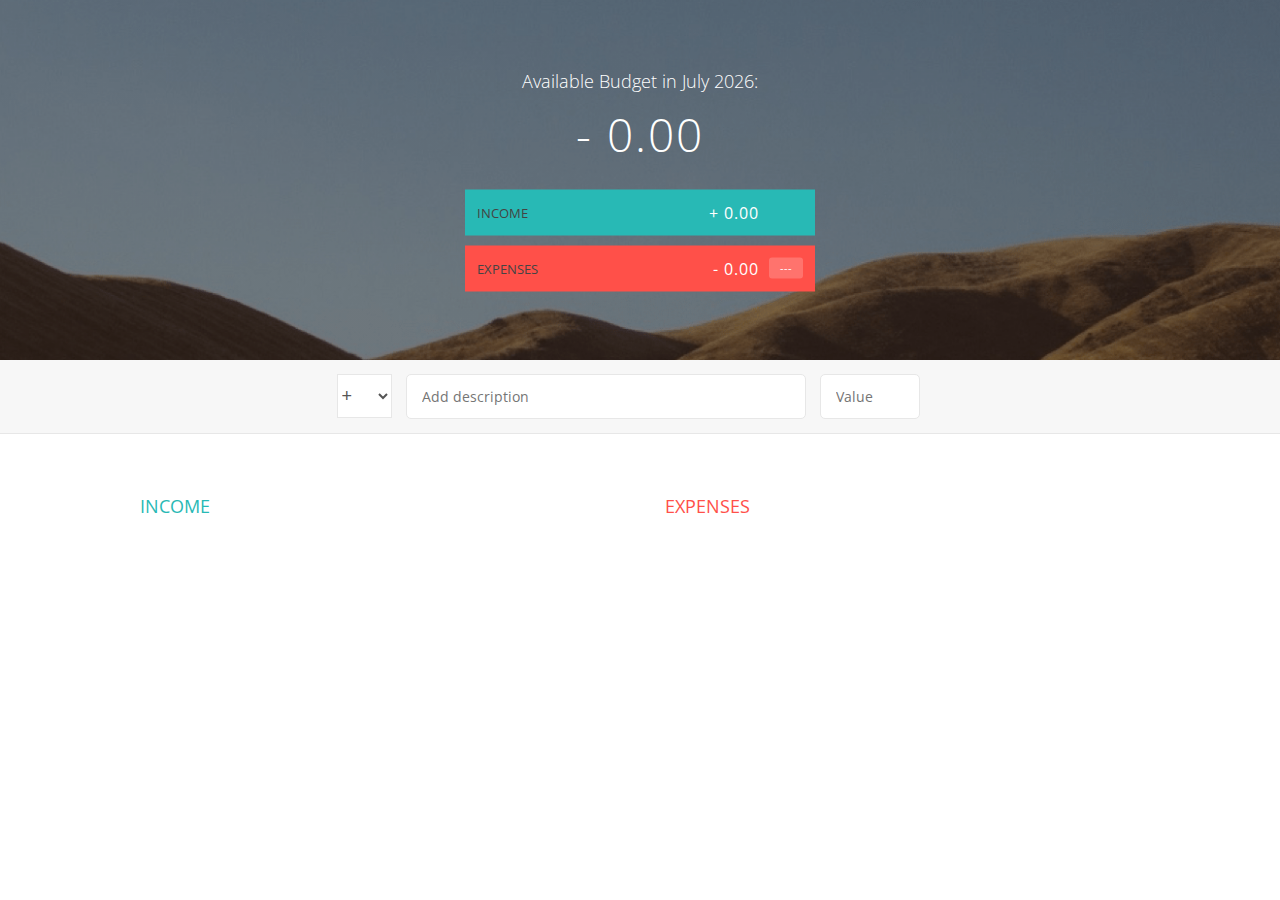
<file: Budget Manager/index.html>
<!DOCTYPE html>
<html lang="en">
    <head>
        <meta charset="UTF-8">
        <link href="https://fonts.googleapis.com/css?family=Open+Sans:100,300,400,600" rel="stylesheet" type="text/css">
        <link href="http://code.ionicframework.com/ionicons/2.0.1/css/ionicons.min.css" rel="stylesheet" type="text/css">
        <link type="text/css" rel="stylesheet" href="style.css">
        <title>Budget Manager</title>
    </head>
    <body>
        
        <div class="top">
            <div class="budget">
                <div class="budget__title">
                    Available Budget in <span class="budget__title--month">%Month%</span>:
                </div>
                
                <div class="budget__value">+ 0</div>
                
                <div class="budget__income clearfix">
                    <div class="budget__income--text">Income</div>
                    <div class="right">
                        <div class="budget__income--value">+ 0</div>
                        <div class="budget__income--percentage">&nbsp;</div>
                    </div>
                </div>
                
                <div class="budget__expenses clearfix">
                    <div class="budget__expenses--text">Expenses</div>
                    <div class="right clearfix">
                        <div class="budget__expenses--value">- 0</div>
                        <div class="budget__expenses--percentage">45%</div>
                    </div>
                </div>
            </div>
        </div>
        
        
        
        <div class="bottom">
            <div class="add">
                <div class="add__container">
                    <select class="add__type">
                        <option value="inc" selected>+</option>
                        <option value="exp">-</option>
                    </select>
                    <input type="text" class="add__description" placeholder="Add description">
                    <input type="number" class="add__value" placeholder="Value">
                    <button class="add__btn"><i class="ion-ios-checkmark-outline"></i></button>
                </div>
            </div>
            
            <div class="container clearfix">
                <div class="income">
                    <h2 class="icome__title">Income</h2>
                    
                    <div class="income__list">
                       
                        <!--
                        <div class="item clearfix" id="income-0">
                            <div class="item__description">Salary</div>
                            <div class="right clearfix">
                                <div class="item__value">+ 2,100.00</div>
                                <div class="item__delete">
                                    <button class="item__delete--btn"><i class="ion-ios-close-outline"></i></button>
                                </div>
                            </div>
                        </div>
                        
                        <div class="item clearfix" id="income-1">
                            <div class="item__description">Sold car</div>
                            <div class="right clearfix">
                                <div class="item__value">+ 1,500.00</div>
                                <div class="item__delete">
                                    <button class="item__delete--btn"><i class="ion-ios-close-outline"></i></button>
                                </div>
                            </div>
                        </div>
                        -->
                        
                    </div>
                </div>
                
                
                
                <div class="expenses">
                    <h2 class="expenses__title">Expenses</h2>
                    
                    <div class="expenses__list">
                       
                        <!--
                        <div class="item clearfix" id="expense-0">
                            <div class="item__description">Apartment rent</div>
                            <div class="right clearfix">
                                <div class="item__value">- 900.00</div>
                                <div class="item__percentage">21%</div>
                                <div class="item__delete">
                                    <button class="item__delete--btn"><i class="ion-ios-close-outline"></i></button>
                                </div>
                            </div>
                        </div>
                        <div class="item clearfix" id="expense-1">
                            <div class="item__description">Grocery shopping</div>
                            <div class="right clearfix">
                                <div class="item__value">- 435.28</div>
                                <div class="item__percentage">10%</div>
                                <div class="item__delete">
                                    <button class="item__delete--btn"><i class="ion-ios-close-outline"></i></button>
                                </div>
                            </div>
                        </div>
                        -->
                        
                    </div>
                </div>
            </div>
            
            
        </div>
        
        <script src="app.js"></script>
    </body>
</html>
</file>
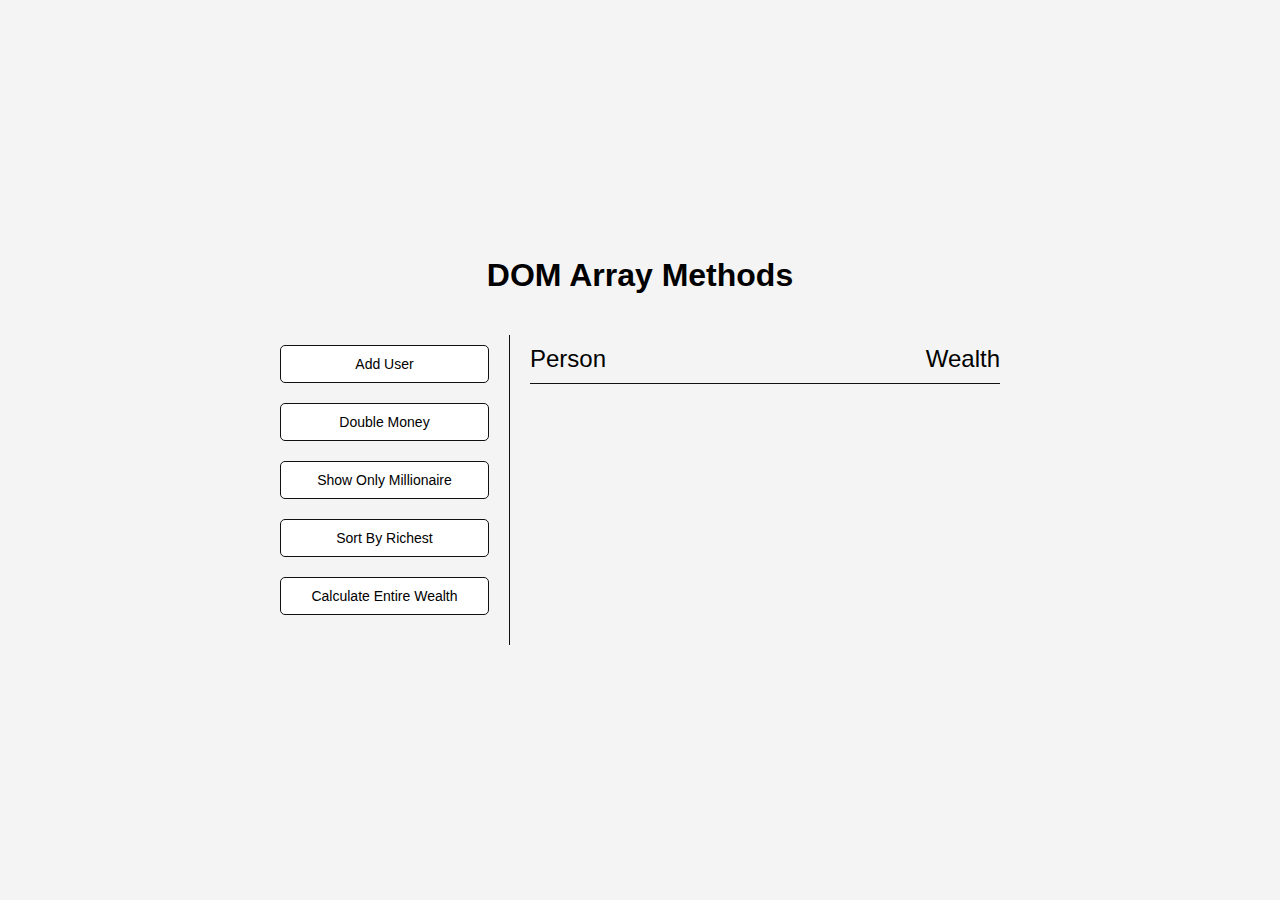
<file: DOM-Array-Methods/index.html>
<!DOCTYPE html>
<html lang="en">
<head>
    <meta charset="UTF-8">
    <meta name="viewport" content="width=device-width, initial-scale=1.0">
    <link rel="stylesheet" href="style.css">
    <title>DOM Array Methods</title>
</head>
<body>
    <h1>DOM Array Methods</h1>
    <div class="container">
        <aside>
            <button id="add-user">Add User</button>
            <button id="double">Double Money</button>
            <button id="show-millionaires">Show Only Millionaire</button>
            <button id="sort">Sort By Richest</button>
            <button id="calculate-wealth">Calculate Entire Wealth</button>
        </aside>
        <main id="main">
            <h2><strong>Person</strong> Wealth</h2>
        </main>
    </div>
</body>
<script src="script.js"></script>
</html>
</file>
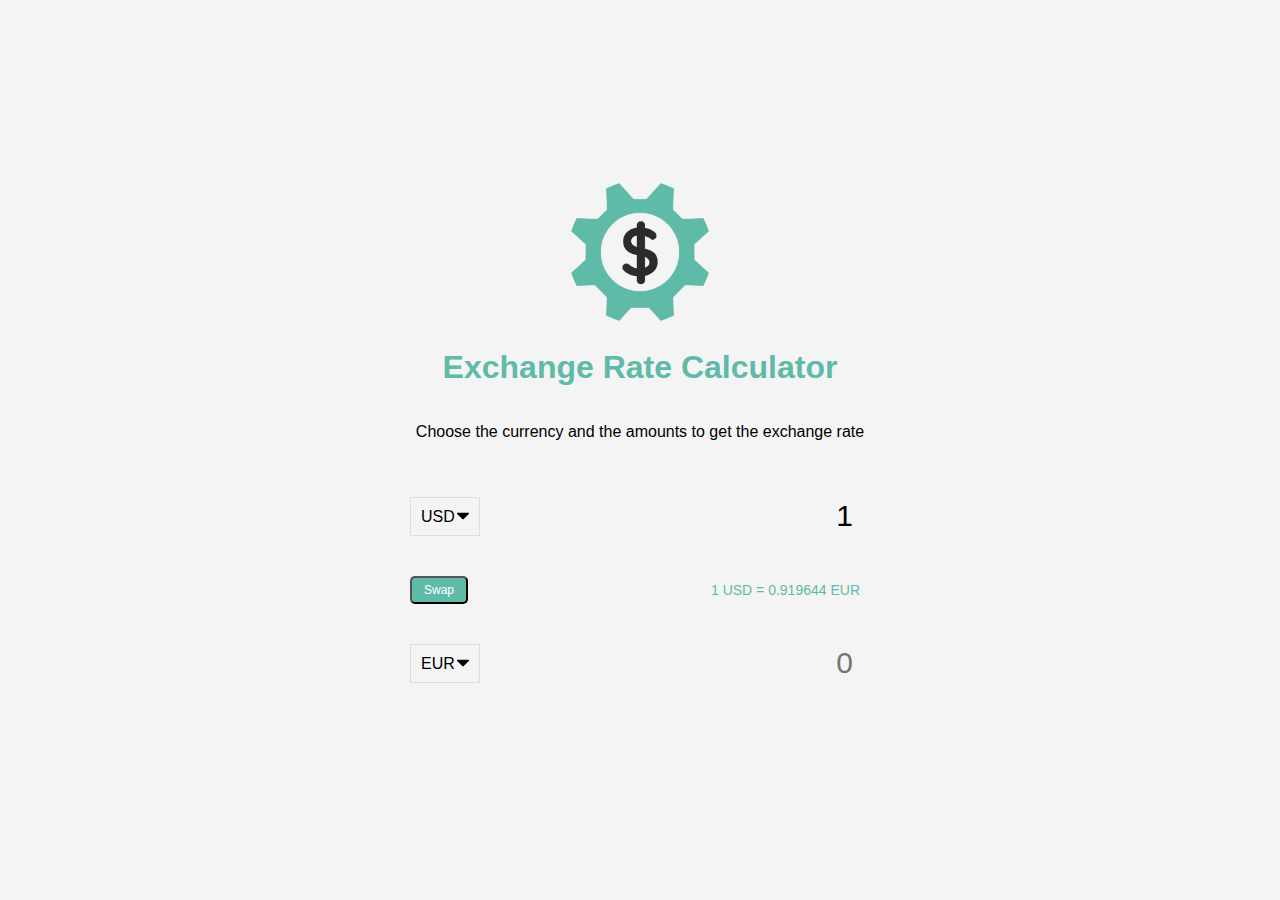
<file: Exchange rates/index.html>
<!DOCTYPE html>
<html lang="en">
<head>
    <meta charset="UTF-8">
    <meta name="viewport" content="width=device-width, initial-scale=1.0">
    <link rel="stylesheet" href="style.css">
    <title>Exchange Rates</title>
</head>
<body>
    <img src="img/money.png" alt="" class="money-img">
    <h1>Exchange Rate Calculator</h1>
    <p>Choose the currency and the amounts to get the exchange rate</p>

    <div class="container">
      <div class="currency">
        <select id="currency-one">
          <option value="AED">AED</option>
          <option value="ARS">ARS</option>
          <option value="AUD">AUD</option>
          <option value="BGN">BGN</option>
          <option value="BRL">BRL</option>
          <option value="BSD">BSD</option>
          <option value="CAD">CAD</option>
          <option value="CHF">CHF</option>
          <option value="CLP">CLP</option>
          <option value="CNY">CNY</option>
          <option value="COP">COP</option>
          <option value="CZK">CZK</option>
          <option value="DKK">DKK</option>
          <option value="DOP">DOP</option>
          <option value="EGP">EGP</option>
          <option value="EUR">EUR</option>
          <option value="FJD">FJD</option>
          <option value="GBP">GBP</option>
          <option value="GTQ">GTQ</option>
          <option value="HKD">HKD</option>
          <option value="HRK">HRK</option>
          <option value="HUF">HUF</option>
          <option value="IDR">IDR</option>
          <option value="ILS">ILS</option>
          <option value="INR">INR</option>
          <option value="ISK">ISK</option>
          <option value="JPY">JPY</option>
          <option value="KRW">KRW</option>
          <option value="KZT">KZT</option>
          <option value="MXN">MXN</option>
          <option value="MYR">MYR</option>
          <option value="NOK">NOK</option>
          <option value="NZD">NZD</option>
          <option value="PAB">PAB</option>
          <option value="PEN">PEN</option>
          <option value="PHP">PHP</option>
          <option value="PKR">PKR</option>
          <option value="PLN">PLN</option>
          <option value="PYG">PYG</option>
          <option value="RON">RON</option>
          <option value="RUB">RUB</option>
          <option value="SAR">SAR</option>
          <option value="SEK">SEK</option>
          <option value="SGD">SGD</option>
          <option value="THB">THB</option>
          <option value="TRY">TRY</option>
          <option value="TWD">TWD</option>
          <option value="UAH">UAH</option>
          <option value="USD" selected="">USD</option>
          <option value="UYU">UYU</option>
          <option value="VND">VND</option>
          <option value="ZAR">ZAR</option>
        </select>
        <input type="number" id="amount-one" placeholder="0" value="1">
      </div>

      <div class="swap-rate-container">
        <button class="btn" id="swap">
          Swap
        </button>
        <div class="rate" id="rate">1 USD = 0.919644 EUR</div>
      </div>

      <div class="currency">
        <select id="currency-two">
          <option value="AED">AED</option>
          <option value="ARS">ARS</option>
          <option value="AUD">AUD</option>
          <option value="BGN">BGN</option>
          <option value="BRL">BRL</option>
          <option value="BSD">BSD</option>
          <option value="CAD">CAD</option>
          <option value="CHF">CHF</option>
          <option value="CLP">CLP</option>
          <option value="CNY">CNY</option>
          <option value="COP">COP</option>
          <option value="CZK">CZK</option>
          <option value="DKK">DKK</option>
          <option value="DOP">DOP</option>
          <option value="EGP">EGP</option>
          <option value="EUR" selected="">EUR</option>
          <option value="FJD">FJD</option>
          <option value="GBP">GBP</option>
          <option value="GTQ">GTQ</option>
          <option value="HKD">HKD</option>
          <option value="HRK">HRK</option>
          <option value="HUF">HUF</option>
          <option value="IDR">IDR</option>
          <option value="ILS">ILS</option>
          <option value="INR">INR</option>
          <option value="ISK">ISK</option>
          <option value="JPY">JPY</option>
          <option value="KRW">KRW</option>
          <option value="KZT">KZT</option>
          <option value="MXN">MXN</option>
          <option value="MYR">MYR</option>
          <option value="NOK">NOK</option>
          <option value="NZD">NZD</option>
          <option value="PAB">PAB</option>
          <option value="PEN">PEN</option>
          <option value="PHP">PHP</option>
          <option value="PKR">PKR</option>
          <option value="PLN">PLN</option>
          <option value="PYG">PYG</option>
          <option value="RON">RON</option>
          <option value="RUB">RUB</option>
          <option value="SAR">SAR</option>
          <option value="SEK">SEK</option>
          <option value="SGD">SGD</option>
          <option value="THB">THB</option>
          <option value="TRY">TRY</option>
          <option value="TWD">TWD</option>
          <option value="UAH">UAH</option>
          <option value="USD">USD</option>
          <option value="UYU">UYU</option>
          <option value="VND">VND</option>
          <option value="ZAR">ZAR</option>
        </select>
        <input type="number" id="amount-two" placeholder="0">
      </div>
    </div>
</body>
<script src="script.js"></script>
</html>
</file>
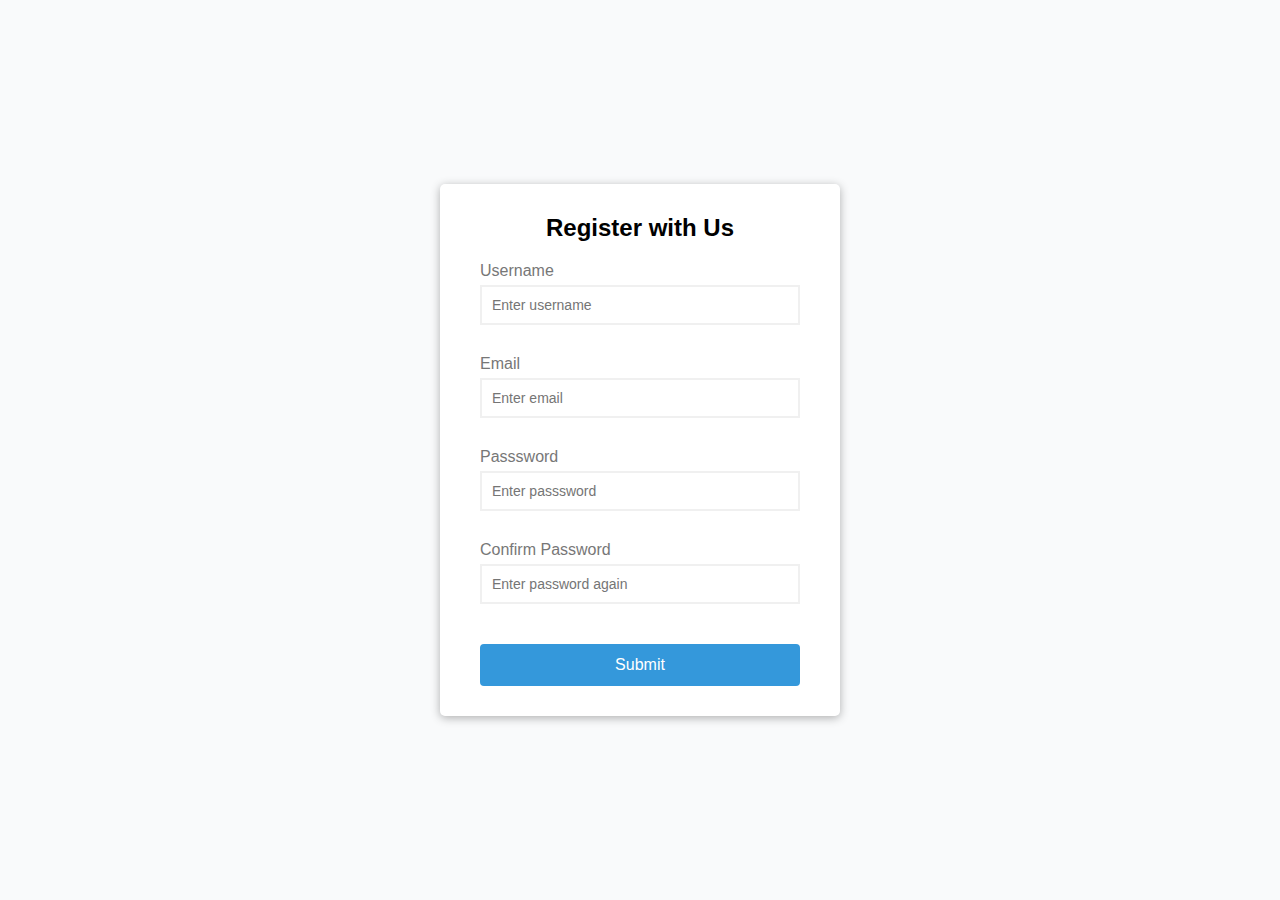
<file: Form-validator/index.html>
<!DOCTYPE html>
<html lang="en">
<head>
    <meta charset="UTF-8">
    <meta name="viewport" content="width=device-width, initial-scale=1.0">
    <link rel="stylesheet" href="style.css">
    <title>Form validator</title>
</head>
<body>
    <div class="container">
        <form action="" class="form" id="form">
            <h2>Register with Us</h2>
            <div class="form-control">
                <label for="username">Username</label>
                <input type="text" id="username" placeholder="Enter username">
                <small>Error messages</small>
            </div>
            <div class="form-control">
                <label for="email">Email</label>
                <input type="text" id="email" placeholder="Enter email">
                <small>Error messages</small>
            </div>
            <div class="form-control">
                <label for="passsword">Passsword</label>
                <input type="password" id="password" placeholder="Enter passsword">
                <small>Error messages</small>
            </div>
            <div class="form-control">
                <label for="password2">Confirm Password</label>
                <input type="password" id="password2" placeholder="Enter password again">
                <small>Error messages</small>
            </div>
            <button type="submit">Submit</button>
        </form>
    </div>


</body>
<script src="script.js"></script>
</html>
</file>
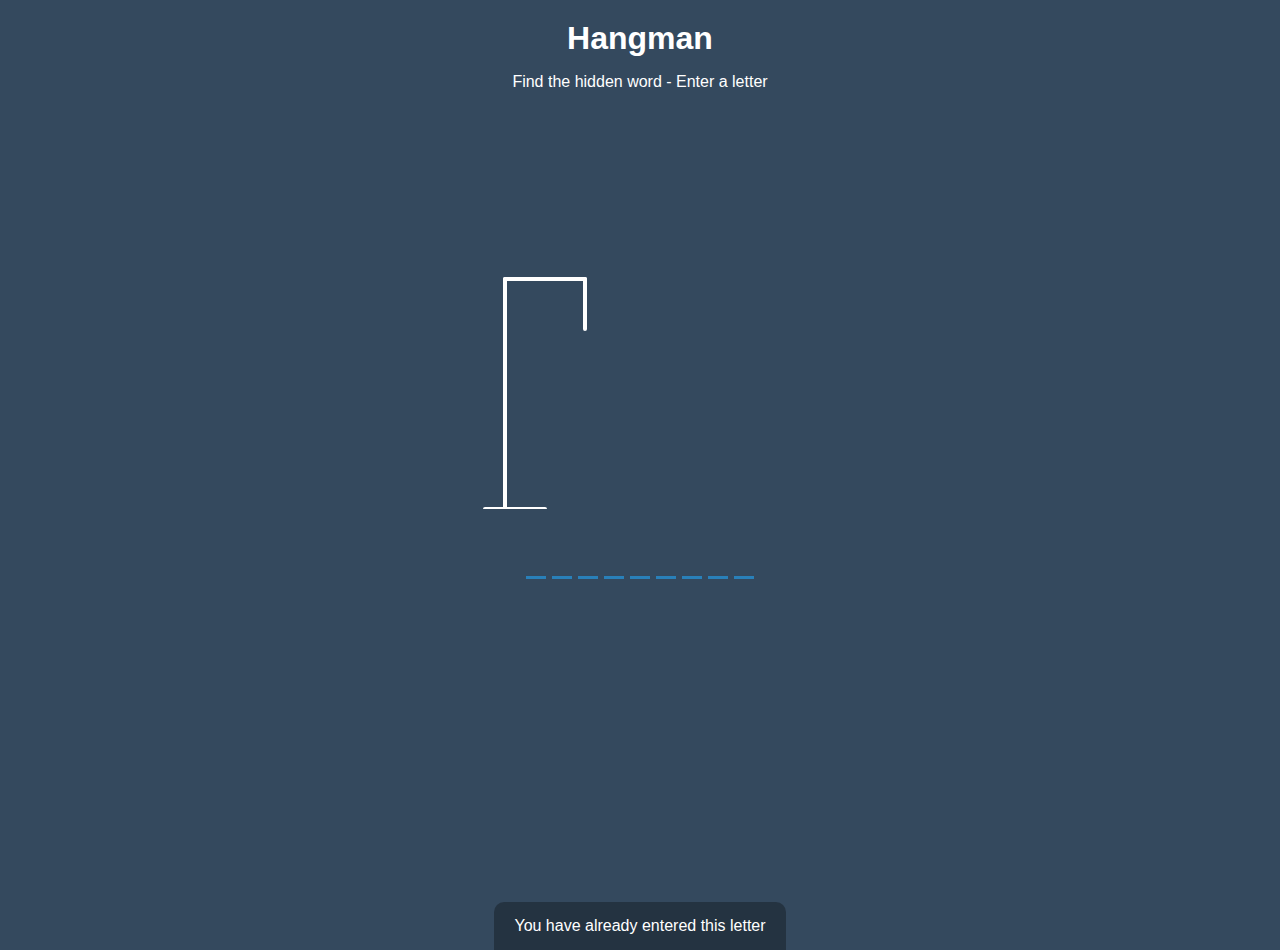
<file: Hangman/index.html>
<!DOCTYPE html>
<html lang="en">
<head>
    <meta charset="UTF-8">
    <meta name="viewport" content="width=device-width, initial-scale=1.0">
    <link rel="stylesheet" href="style.css">
    <title>Hangman</title>
</head>
<body>
    <h1>Hangman</h1>
    <p>Find the hidden word - Enter a letter</p>
    <div class="game-container">
        <svg height = "250" width="200" class="figure-container">
        
            <!-- Constant Rod  -->
            <!-- roof rod -->
            <line x1="60" y1="20" x2="140" y2=20 />

            <!-- Hangign rod -->
            <line x1="140" y1="20" x2="140" y2="70" />

            <!-- Big Pole -->
            <line x1="60" y1="20" x2="60" y2="250" />

            <!-- Base Line -->
            <line x1="40" y1="250" x2="100" y2="250" />

            
            <!-- The hangman  -->
            <!-- Head -->
            <circle cx="140" cy="90" r="20" class="figure-part"/>

            <!-- Body -->
            <line x1="140" y1="110" x2="140" y2="180" class="figure-part" />
            
            <!-- Left arm -->
            <line x1="140" y1="120" x2="120" y2="160" class="figure-part" />

            <!-- Right arm -->
            <line x1="140" y1="120" x2="160" y2="160" class="figure-part" />

            <!-- Left leg -->
            <line x1="140" y1="180" x2="130" y2="210" class="figure-part"/>

            <!-- Right leg -->
            <line x1="140" y1="180" x2="150" y2="210" class="figure-part" />

        </svg>
        
        <div class="wrong-letters-container">
            <div id="wrong-letters"></div>
        </div>
        <div class="word" id="word"></div>

    </div>

    <!-- Container for final messages -->
    <div class="popup-container" id="popup-container">
        <div class="popup">
            <h2 id="final-message"></h2>
            <button id="play-button">Play Again</button>
        </div>
    </div>

    <!-- Notification -->
    <div class="notification-container" id="notification-container">
        <p>You have already entered this letter</p>
    </div>
</body>
<script src="script.js"></script>
</html>
</file>
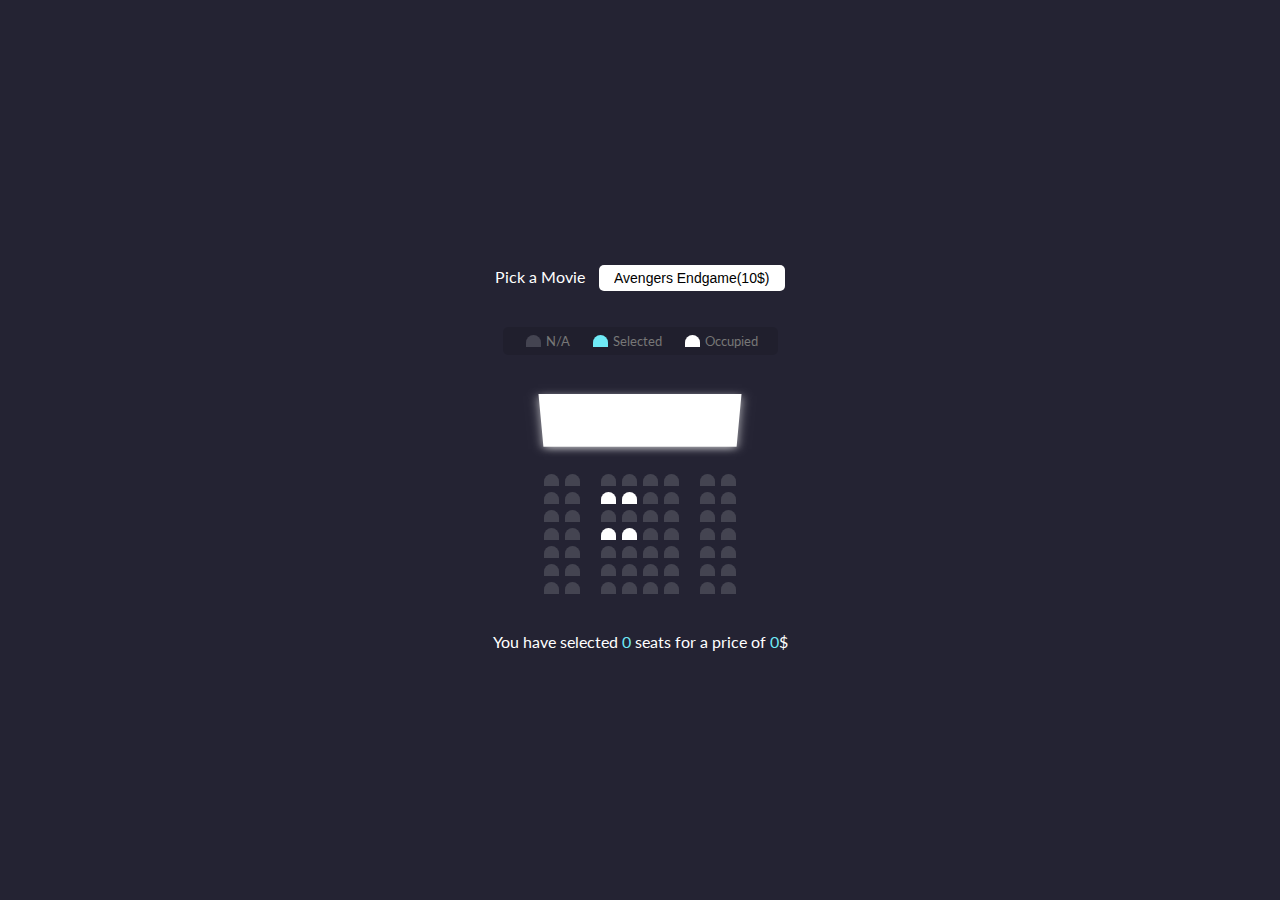
<file: Movie-Seat-Booking/index.html>
<!DOCTYPE html>
<html lang="en">
<head>
    <meta charset="UTF-8">
    <meta name="viewport" content="width=device-width, initial-scale=1.0">
    <link rel="stylesheet" href="style.css">
    <title>Movie-Seat-Booking</title>
</head>
<body>
    
    <div class="movie-container">
        <label>Pick a Movie</label>
        <select name="" id="movie">
            <option value="10">Avengers Endgame(10$)</option>
            <option value="12">Joker (12$)</option>
            <option value="8">Toy Stroy 4 (8$)</option>
            <option value="9">The Lion King (9$)</option>
        </select>
    </div>

    <ul class="showcase">
        <li>
            <div class="seat"></div>
            <small>N/A</small>
        </li>
        <li>
            <div class="seat selected"></div>
            <small>Selected</small>
        </li>
        <li>
            <div class="seat occupied"></div>
            <small>Occupied</small>
        </li>
    </ul>

    <div class="container">
        <div class="screen"></div>

        <div class="row">
            <div class="seat"></div>
            <div class="seat"></div>
            <div class="seat"></div>
            <div class="seat"></div>
            <div class="seat"></div>
            <div class="seat"></div>
            <div class="seat"></div>
            <div class="seat"></div>
        </div>
        <div class="row">
            <div class="seat"></div>
            <div class="seat"></div>
            <div class="seat occupied"></div>
            <div class="seat occupied"></div>
            <div class="seat"></div>
            <div class="seat"></div>
            <div class="seat"></div>
            <div class="seat"></div>
        </div>
        <div class="row">
            <div class="seat"></div>
            <div class="seat"></div>
            <div class="seat"></div>
            <div class="seat"></div>
            <div class="seat"></div>
            <div class="seat"></div>
            <div class="seat"></div>
            <div class="seat"></div>
        </div>
        <div class="row">
            <div class="seat"></div>
            <div class="seat"></div>
            <div class="seat occupied"></div>
            <div class="seat occupied"></div>
            <div class="seat"></div>
            <div class="seat"></div>
            <div class="seat"></div>
            <div class="seat"></div>
        </div>
        <div class="row">
            <div class="seat"></div>
            <div class="seat"></div>
            <div class="seat"></div>
            <div class="seat"></div>
            <div class="seat"></div>
            <div class="seat"></div>
            <div class="seat"></div>
            <div class="seat"></div>
        </div>
        <div class="row">
            <div class="seat"></div>
            <div class="seat"></div>
            <div class="seat"></div>
            <div class="seat"></div>
            <div class="seat"></div>
            <div class="seat"></div>
            <div class="seat"></div>
            <div class="seat"></div>
        </div>
        <div class="row">
            <div class="seat"></div>
            <div class="seat"></div>
            <div class="seat"></div>
            <div class="seat"></div>
            <div class="seat"></div>
            <div class="seat"></div>
            <div class="seat"></div>
            <div class="seat"></div>
        </div>
    </div>

    <p class="text">You have selected <span id="count">0</span> seats for a price of <span id="total">0</span>$</p>

</body>
<script src="script.js"></script>
</html>
</file>
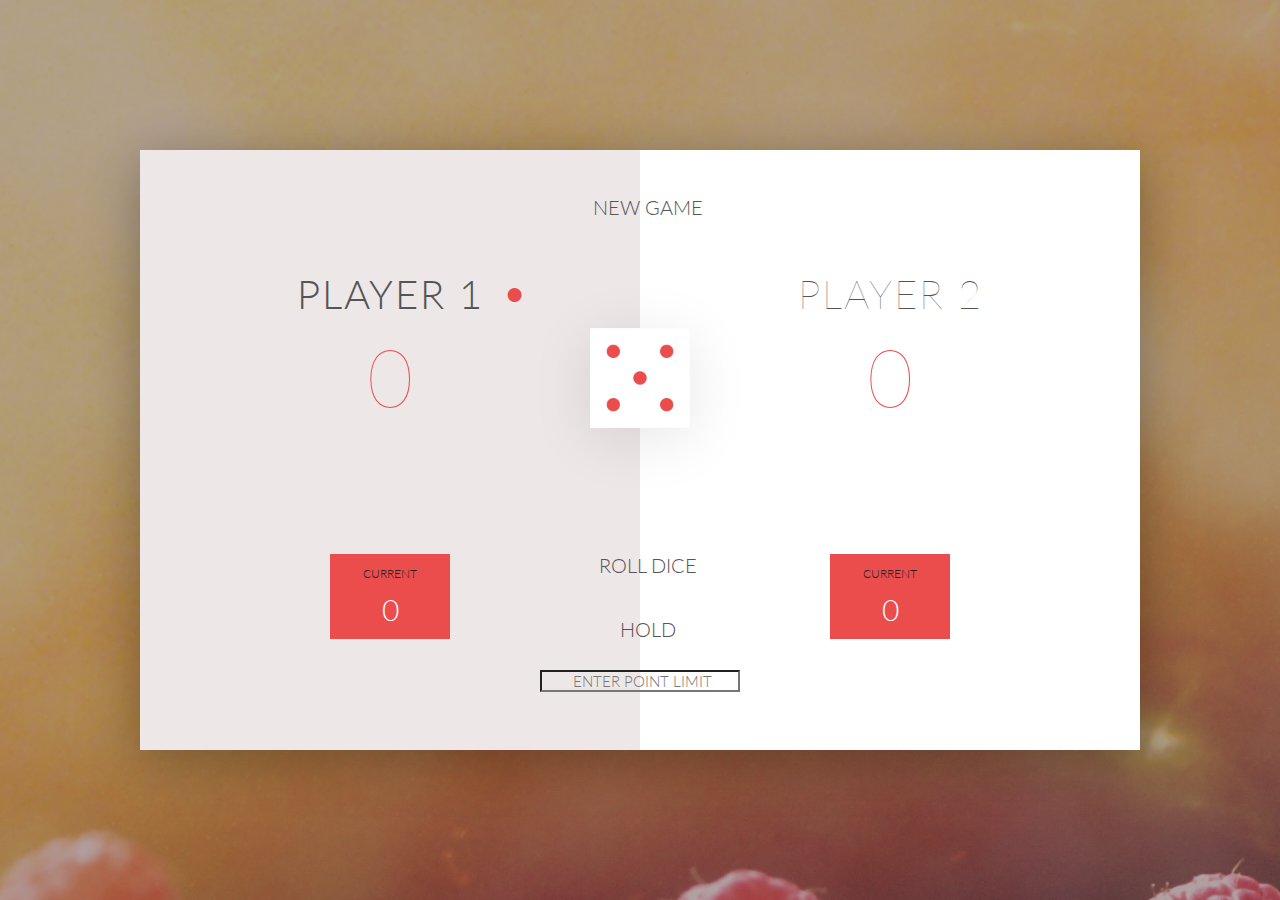
<file: Pig-game/index.html>
<!DOCTYPE html>
<html lang="en">
    <head>
        <meta charset="UTF-8">
        <link href="https://fonts.googleapis.com/css?family=Lato:100,300,600" rel="stylesheet" type="text/css">
        <link href="http://code.ionicframework.com/ionicons/2.0.1/css/ionicons.min.css" rel="stylesheet" type="text/css">
        <link type="text/css" rel="stylesheet" href="style.css">
        
        <title>Pig Game</title>
    </head>

    <body>
        <div class="wrapper clearfix">
            <div class="player-0-panel active">
                <div class="player-name" id="name-0">Player 1</div>
                <div class="player-score" id="score-0">0</div>
                <div class="player-current-box">
                    <div class="player-current-label">Current</div>
                    <div class="player-current-score" id="current-0">0</div>
                </div>
            </div>
            
            <div class="player-1-panel">
                <div class="player-name" id="name-1">Player 2</div>
                <div class="player-score" id="score-1">0</div>
                <div class="player-current-box">
                    <div class="player-current-label">Current</div>
                    <div class="player-current-score" id="current-1">0</div>
                </div>
            </div>
            
            <button class="btn-new"><i class="ion-ios-plus-outline"></i>New game</button>
            <button class="btn-roll"><i class="ion-ios-loop"></i>Roll dice</button>
            <button class="btn-hold"><i class="ion-ios-download-outline"></i>Hold</button>
            
            <img src="dice-5.png" alt="Dice" class="dice">
            <input type="text" placeholder=" Enter Point Limit" class="point-limit">
        </div>
        <!-- <script src="app.js"></script> -->
        <script src="app.js"></script>
    </body>
</html>
</file>
<file: Budget Manager/style.css>
/**********************************************
*** GENERAL
**********************************************/

* {
    margin: 0;
    padding: 0;
    box-sizing: border-box;
}

.clearfix::after {
    content: "";
    display: table;
    clear: both;
}

body {
    color: #555;
    font-family: Open Sans;
    font-size: 16px;
    position: relative;
    height: 100vh;
    font-weight: 400;
}

.right { float: right; }
.red { color: #FF5049 !important; }
.red-focus:focus { border: 1px solid #FF5049 !important; }

/**********************************************
*** TOP PART
**********************************************/

.top {
    height: 40vh;
    background-image: linear-gradient(rgba(0, 0, 0, 0.35), rgba(0, 0, 0, 0.35)), url(back.png);
    background-size: cover;
    background-position: center;
    position: relative;
}

.budget {
    position: absolute;
    width: 350px;
    top: 50%;
    left: 50%;
    transform: translate(-50%, -50%);
    color: #fff;
}

.budget__title {
    font-size: 18px;
    text-align: center;
    margin-bottom: 10px;
    font-weight: 300;
}

.budget__value {
    font-weight: 300;
    font-size: 46px;
    text-align: center;
    margin-bottom: 25px;
    letter-spacing: 2px;
}

.budget__income,
.budget__expenses {
    padding: 12px;
    text-transform: uppercase;
}

.budget__income {
    margin-bottom: 10px;
    background-color: #28B9B5;
}

.budget__expenses {
    background-color: #FF5049;
}

.budget__income--text,
.budget__expenses--text {
    float: left;
    font-size: 13px;
    color: #444;
    margin-top: 2px;
}

.budget__income--value,
.budget__expenses--value {
    letter-spacing: 1px;
    float: left;
}

.budget__income--percentage,
.budget__expenses--percentage {
    float: left;
    width: 34px;
    font-size: 11px;
    padding: 3px 0;
    margin-left: 10px;
}

.budget__expenses--percentage {
    background-color: rgba(255, 255, 255, 0.2);
    text-align: center;
    border-radius: 3px;
}


/**********************************************
*** BOTTOM PART
**********************************************/

/***** FORM *****/
.add {
    padding: 14px;
    border-bottom: 1px solid #e7e7e7;
    background-color: #f7f7f7;
}

.add__container {
    margin: 0 auto;
    text-align: center;
}

.add__type {
    width: 55px;
    border: 1px solid #e7e7e7;
    height: 44px;
    font-size: 18px;
    color: inherit;
    background-color: #fff;
    margin-right: 10px;
    font-weight: 300;
    transition: border 0.3s;
}

.add__description,
.add__value {
    border: 1px solid #e7e7e7;
    background-color: #fff;
    color: inherit;
    font-family: inherit;
    font-size: 14px;
    padding: 12px 15px;
    margin-right: 10px;
    border-radius: 5px;
    transition: border 0.3s;
}

.add__description { width: 400px;}
.add__value { width: 100px;}

.add__btn {
    font-size: 35px;
    background: none;
    border: none;
    color: #28B9B5;
    cursor: pointer;
    display: inline-block;
    vertical-align: middle;
    line-height: 1.1;
    margin-left: 10px;
}

.add__btn:active { transform: translateY(2px); }

.add__type:focus,
.add__description:focus,
.add__value:focus {
    outline: none;
    border: 1px solid #28B9B5;
}

.add__btn:focus { outline: none; }

/***** LISTS *****/
.container {
    width: 1000px;
    margin: 60px auto;
}

.income {
    float: left;
    width: 475px;
    margin-right: 50px;
}

.expenses {
    float: left;
    width: 475px;
}

h2 {
    text-transform: uppercase;
    font-size: 18px;
    font-weight: 400;
    margin-bottom: 15px;
}

.icome__title { color: #28B9B5; }
.expenses__title { color: #FF5049; }

.item {
    padding: 13px;
    border-bottom: 1px solid #e7e7e7;
}

.item:first-child { border-top: 1px solid #e7e7e7; }
.item:nth-child(even) { background-color: #f7f7f7; }

.item__description {
    float: left;
}

.item__value {
    float: left;
    transition: transform 0.3s;
}

.item__percentage {
    float: left;
    margin-left: 20px;
    transition: transform 0.3s;
    font-size: 11px;
    background-color: #FFDAD9;
    padding: 3px;
    border-radius: 3px;
    width: 32px;
    text-align: center;
}

.income .item__value,
.income .item__delete--btn {
    color: #28B9B5;
}

.expenses .item__value,
.expenses .item__percentage,
.expenses .item__delete--btn {
    color: #FF5049;
}


.item__delete {
    float: left;
}

.item__delete--btn {
    font-size: 22px;
    background: none;
    border: none;
    cursor: pointer;
    display: inline-block;
    vertical-align: middle;
    line-height: 1;
    display: none;
}

.item__delete--btn:focus { outline: none; }
.item__delete--btn:active { transform: translateY(2px); }

.item:hover .item__delete--btn { display: block; }
.item:hover .item__value { transform: translateX(-20px); }
.item:hover .item__percentage { transform: translateX(-20px); }


.unpaid {
    background-color: #FFDAD9 !important;
    cursor: pointer;
    color: #FF5049;

}

.unpaid .item__percentage { box-shadow: 0 2px 6px 0 rgba(0, 0, 0, 0.1); }
.unpaid:hover .item__description { font-weight: 900; }
</file>
<file: DOM-Array-Methods/style.css>
*{
    box-sizing: border-box;
}

body{
    font-family: sans-serif;
    background-color: #f4f4f4;
    margin: 0;
    display: flex;
    flex-direction: column;
    justify-content: center;
    align-items: center;
    min-height: 100vh;
}

.container{
    display: flex;
    padding: 20px;
    margin: 0 auto;
    max-width: 100%;
    width: 800px;
}

aside{
    padding: 10px 20px;
    width: 250px;
    border-right: 1px solid #111;
}

button{
    background-color: white;
    border: 1px solid #111;
    border-radius: 5px;
    cursor: pointer;
    display: block;
    width: 100%;
    padding: 10px;
    margin-bottom: 20px;
    font-size: 14px;
}

button:focus{
    outline: none;
    transform: scale(1.01);
}

main{
    flex: 1;
    padding: 10px 20px; 
}

h2{
    border-bottom: 1px solid #111;
    padding-bottom: 10px;
    display: flex;
    justify-content: space-between;
    font-weight: 300;
    margin: 0 0 20px;
}

h3{
    background-color: #fff;
    border-bottom: 1px solid #111;
    padding: 10px;
    display: flex;
    justify-content: space-between;
    font-weight: 300;
    margin: 20px 0 0;
}

.person{
    display: flex;
    justify-content: space-between;
    font-size: 20px;
    margin-bottom: 10px;
}
</file>
<file: Exchange rates/style.css>
:root {
    --primary-color: #5fbaa7;
}

* {
box-sizing: border-box;
}

body {
background-color: #f4f4f4;
font-family: Arial, Helvetica, sans-serif;
display: flex;
flex-direction: column;
align-items: center;
justify-content: center;
height: 100vh;
margin: 0;
padding: 20px;
}

h1 {
color: var(--primary-color);
}

p {
text-align: center;
}

.btn {
color: #fff;
background: var(--primary-color);
cursor: pointer;
border-radius: 5px;
font-size: 12px;
padding: 5px 12px;
}

.money-img {
width: 150px;
}

.currency {
padding: 40px 0;
display: flex;
align-items: center;
justify-content: space-between;
}

.currency select {
padding: 10px 20px 10px 10px;
-moz-appearance: none;
-webkit-appearance: none;
appearance: none;
border: 1px solid #dedede;
font-size: 16px;
background: transparent;
background-image: url('data:image/svg+xml;charset=US-ASCII,%3Csvg%20xmlns%3D%22http%3A%2F%2Fwww.w3.org%2F2000%2Fsvg%22%20width%3D%22292.4%22%20height%3D%22292.4%22%3E%3Cpath%20fill%3D%22%20000002%22%20d%3D%22M287%2069.4a17.6%2017.6%200%200%200-13-5.4H18.4c-5%200-9.3%201.8-12.9%205.4A17.6%2017.6%200%200%200%200%2082.2c0%205%201.8%209.3%205.4%2012.9l128%20127.9c3.6%203.6%207.8%205.4%2012.8%205.4s9.2-1.8%2012.8-5.4L287%2095c3.5-3.5%205.4-7.8%205.4-12.8%200-5-1.9-9.2-5.5-12.8z%22%2F%3E%3C%2Fsvg%3E');
background-position: right 10px top 50%, 0, 0;
background-size: 12px auto, 100%;
background-repeat: no-repeat;
}

.currency input {
border: 0;
background: transparent;
font-size: 30px;
text-align: right;
}

.swap-rate-container {
display: flex;
align-items: center;
justify-content: space-between;
}

.rate {
color: var(--primary-color);
font-size: 14px;
padding: 0 10px;
}

select:focus,
input:focus,
button:focus {
outline: 0;
}

@media (max-width: 600px) {
    .currency input {
        width: 200px;
    }
}
</file>
<file: Form-validator/style.css>
:root{
    --success-color : #2ecc71;
    --error-color: #e74c3c;
}

@import url('https://fonts.googleapis.com/css?family=Source+Sans+Pro&display=swap');
/* font-family: 'Source Sans Pro', sans-serif; */

*{
    box-sizing: border-box;
}

body{
    background-color: #f9fafb;
    font-family: 'Source Sans Pro', sans-serif;
    display: flex;
    align-items: center;
    justify-content: center;
    margin: 0;
    min-height: 100vh;
}

.container{
    background-color: #fff;
    border-radius: 5px;
    box-shadow: 0 2px 10px rgba(0,0,0,0.3);
    width: 400px;
}

h2{
    text-align: center;
    margin: 0 0 20px;
}

.form{
    padding: 30px 40px;
}

.form-control{
    margin-bottom: 10px;
    padding-bottom: 20px;
    position: relative;
}

.form-control label{
    color: #777;
    display: block;
    margin-bottom: 5px;
}

.form-control input{
    border: 2px solid #f0f0f0;
    display: block;
    width: 100%;
    padding: 10px;
    font-size: 14px;
}

.form-control input:focus{
    outline: 0;
    border-color:#777;
}

.form-control.success input{
    border-color: var(--success-color);
}

.form-control.error input{
    border-color: var(--error-color);
}

.form-control small{
    color: var(--error-color);
    position: absolute;
    bottom: 0;
    left: 0;
    visibility: hidden;
}

.form-control.error small{
    visibility: visible;
}

.form button{
    cursor: pointer;
    border: 2px solid #3498db;
    background-color: #3498db;
    border-radius: 4px;
    color: white;
    display: block;
    font-size: 16px;
    padding : 10px;
    margin-top: 20px;
    width: 100%;
}
</file>
<file: Hangman/style.css>
*{
    box-sizing: border-box;
}

body{
    background-color: #34495e;
    color: #fff;
    font-family: sans-serif;
    display: flex;
    flex-direction: column;
    align-items: center;
    height: 80vh;
    margin: 0;
    overflow: hidden;
}

h1{
    margin: 20px 0 0;
}

.game-container{
    padding: 20px 30px;
    position: relative;
    margin: auto;
    height: 350px;
    width: 450px;
}

.figure-container{
    fill:transparent;
    stroke: #fff;
    stroke-width: 4px;
    stroke-linecap: round;
}

.figure-part{
    display: none;
}

.wrong-letters-container{
    position: absolute;
    top: 20px;
    right: 20px;
    display: flex;
    flex-direction: column;
    text-align: right;
}

.wrong-letters-container p{
    margin: 0 0 5px;
}

.wrong-letters-container span{
    font-size: 24px;
}

.word{
    display: flex;
    position: absolute;
    bottom: 10px;
    left: 50%;
    transform: translateX(-50%);
}

.letter{
    border-bottom: 3px solid #2980b9;
    display: inline-flex;
    font-size: 30px;
    align-items: center;
    margin: 0 3px;
    height: 50px;
    width: 20px ;
}

.popup-container{
    background-color: rgba(0,0,0,0.3);
    position: fixed;
    top: 0;
    bottom: 0;
    left:0;
    right: 0;
    display: flex;
    align-items: center;
    justify-content: center;
    display: none;
}

.popup{
    background-color: #2980b9;
    border-radius: 5px;
    box-shadow: 0 15px 10px 3px rgba(0,0,0,0.1);
    padding: 20px;
    text-align: center;
}

.popup button{
    cursor: pointer;
    background-color: #fff;
    color: #2980b9;
    border: 0;
    margin-top: 20px;
    padding: 12px 20px;
    font-size: 16px;
}

.popup button:active{
    transform: scale(0.98);
}

.popup button:focus{
    outline: none;
}

.notification-container{
    background-color: rgba(0,0,0,0.3);
    border-radius: 10px 10px 0 0;
    padding: 15px 20px;
    position: absolute;
    bottom: -50px;
    transition: transform 0.3 ease-in-out;
}

.notification-container p{
    margin: 0;
}

.notification-container.show{
    transform: translateY(-50px);
}
</file>
<file: Movie-Seat-Booking/style.css>
/* font-family: 'Lato', sans-serif; */

@import url('https://fonts.googleapis.com/css?family=Lato&display=swap');

*{
    box-sizing: border-box;
}

body{
    display: flex;
    flex-direction: column;
    align-items: center;
    justify-content: center;
    min-height: 100vh;
    font-family: 'Lato', sans-serif;
    margin: 0;
    background-color: #242333;
    color : #fff;
}

.movie-container{
    margin: 20px 0;
}

.movie-container select{
    border: 0;
    border-radius: 5px;
    font-size: 14px;
    background-color: #fff;
    margin-left: 10px;
    padding: 5px 15px;
    appearance: none;
}

.container{
    perspective: 1000px;
    margin-bottom: 30px;
}

.seat{
    background-color: #444451;
    height: 12px;
    width: 15px;
    margin: 3px;
    border-top-left-radius: 10px;
    border-top-right-radius: 10px;
}

.seat.selected{
    background-color: #6feaf6;
}

.seat.occupied{
    background-color: #fff;
}

.seat:nth-of-type(2){
    margin-right: 18px;
}

.seat:nth-last-of-type(2){
    margin-left: 18px;
}

.seat:not(.occupied):hover{
    cursor: pointer;
    transform: scale(1.2);
}

.showcase .seat:not(.occupied):hover{
    cursor: default;
    transform: scale(1);
}

.showcase{
    background-color: rgba(0,0,0,0.1);
    padding: 5px 10px;
    border-radius: 5px;
    color: #777;
    list-style-type: none;
    display: flex;
    justify-content: space-between;
}

.showcase li{
    display:flex;
    align-items: center;
    justify-content: center;
    margin:0  10px;
}

.showcase li small{
    margin-left: 2px;
}

.row{
    display: flex;
}

.screen{
    background-color: #fff;
    height: 70px;
    width: 100%;
    margin: 15px 0;
    transform: rotateX(-45deg);
    box-shadow: 0 3px 10px rgba(255,255,255,0.7);
}

p.text{
    margin: 5px 0;
}

p.text span{
    color: #6feaf6;
}
</file>
<file: Pig-game/style.css>
* {
    margin: 0;
    padding: 0;
    box-sizing: border-box;
    
}

.clearfix::after {
    content: "";
    display: table;
    clear: both;
}

body {
    background-image: linear-gradient(rgba(62, 20, 20, 0.4), rgba(62, 20, 20, 0.4)), url(back.jpg);
    background-size: cover;
    background-position: center;
    font-family: Lato;
    font-weight: 300;
    position: relative;
    height: 100vh;
    color: #555;
}

.wrapper {
    width: 1000px;
    position: absolute;
    top: 50%;
    left: 50%;
    transform: translate(-50%, -50%);
    background-color: #fff;
    box-shadow: 0px 10px 50px rgba(0, 0, 0, 0.3);
    overflow: hidden;
}

.player-0-panel,
.player-1-panel {
    width: 50%;
    float: left;
    height: 600px;
    padding: 100px;
}



/**********************************************
*** PLAYERS
**********************************************/

.player-name {
    font-size: 40px;
    text-align: center;
    text-transform: uppercase;
    letter-spacing: 2px;
    font-weight: 100;
    margin-top: 20px;
    margin-bottom: 10px;
    position: relative;
}

.player-score {
    text-align: center;
    font-size: 80px;
    font-weight: 100;
    color: #EB4D4D;
    margin-bottom: 130px;
}

.active { background-color: #eee7e7; }
.active .player-name { font-weight: 300; }

.active .player-name::after {
    content: "\2022";
    font-size: 47px;
    position: absolute;
    color: #EB4D4D;
    top: -7px;
    right: 10px;
    
}

.player-current-box {
    background-color: #EB4D4D;
    color: #fff;
    width: 40%;
    margin: 0 auto;
    padding: 12px;
    text-align: center;
}

.player-current-label {
    text-transform: uppercase;
    margin-bottom: 10px;
    font-size: 12px;
    color: #222;
}

.player-current-score {
    font-size: 30px;
}

button {
    position: absolute;
    width: 200px;
    left: 50%;
    transform: translateX(-50%);
    color: #555;
    background: none;
    border: none;
    font-family: Lato;
    font-size: 20px;
    text-transform: uppercase;
    cursor: pointer;
    font-weight: 300;
    transition: background-color 0.3s, color 0.3s;
}

button:hover { font-weight: 600; }
button:hover i { margin-right: 20px; }

button:focus {
    outline: none;
}

i {
    color: #EB4D4D;
    display: inline-block;
    margin-right: 15px;
    font-size: 32px;
    line-height: 1;
    vertical-align: text-top;
    margin-top: -4px;
    transition: margin 0.3s;
}

.btn-new { top: 45px;}
.btn-roll { top: 403px;}
.btn-hold { top: 467px;}

.dice {
    position: absolute;
    left: 50%;
    top: 178px;
    transform: translateX(-50%);
    height: 100px;
    box-shadow: 0px 10px 60px rgba(0, 0, 0, 0.10);
}

.winner { background-color: #f7f7f7; }
.winner .player-name { font-weight: 300; color: #EB4D4D; }

.point-limit{
    position: absolute;
    width: 200px;
    left: 50%;
    transform: translateX(-50%);
    top: 520px;
    color: #555;
    background: none;
    font-family: Lato;
    font-size: 15px;
    text-transform: uppercase;
    cursor: pointer;
    font-weight: 300;
    text-align: center;
    
}
.point-limit:focus{
    outline: none;
}
</file>
